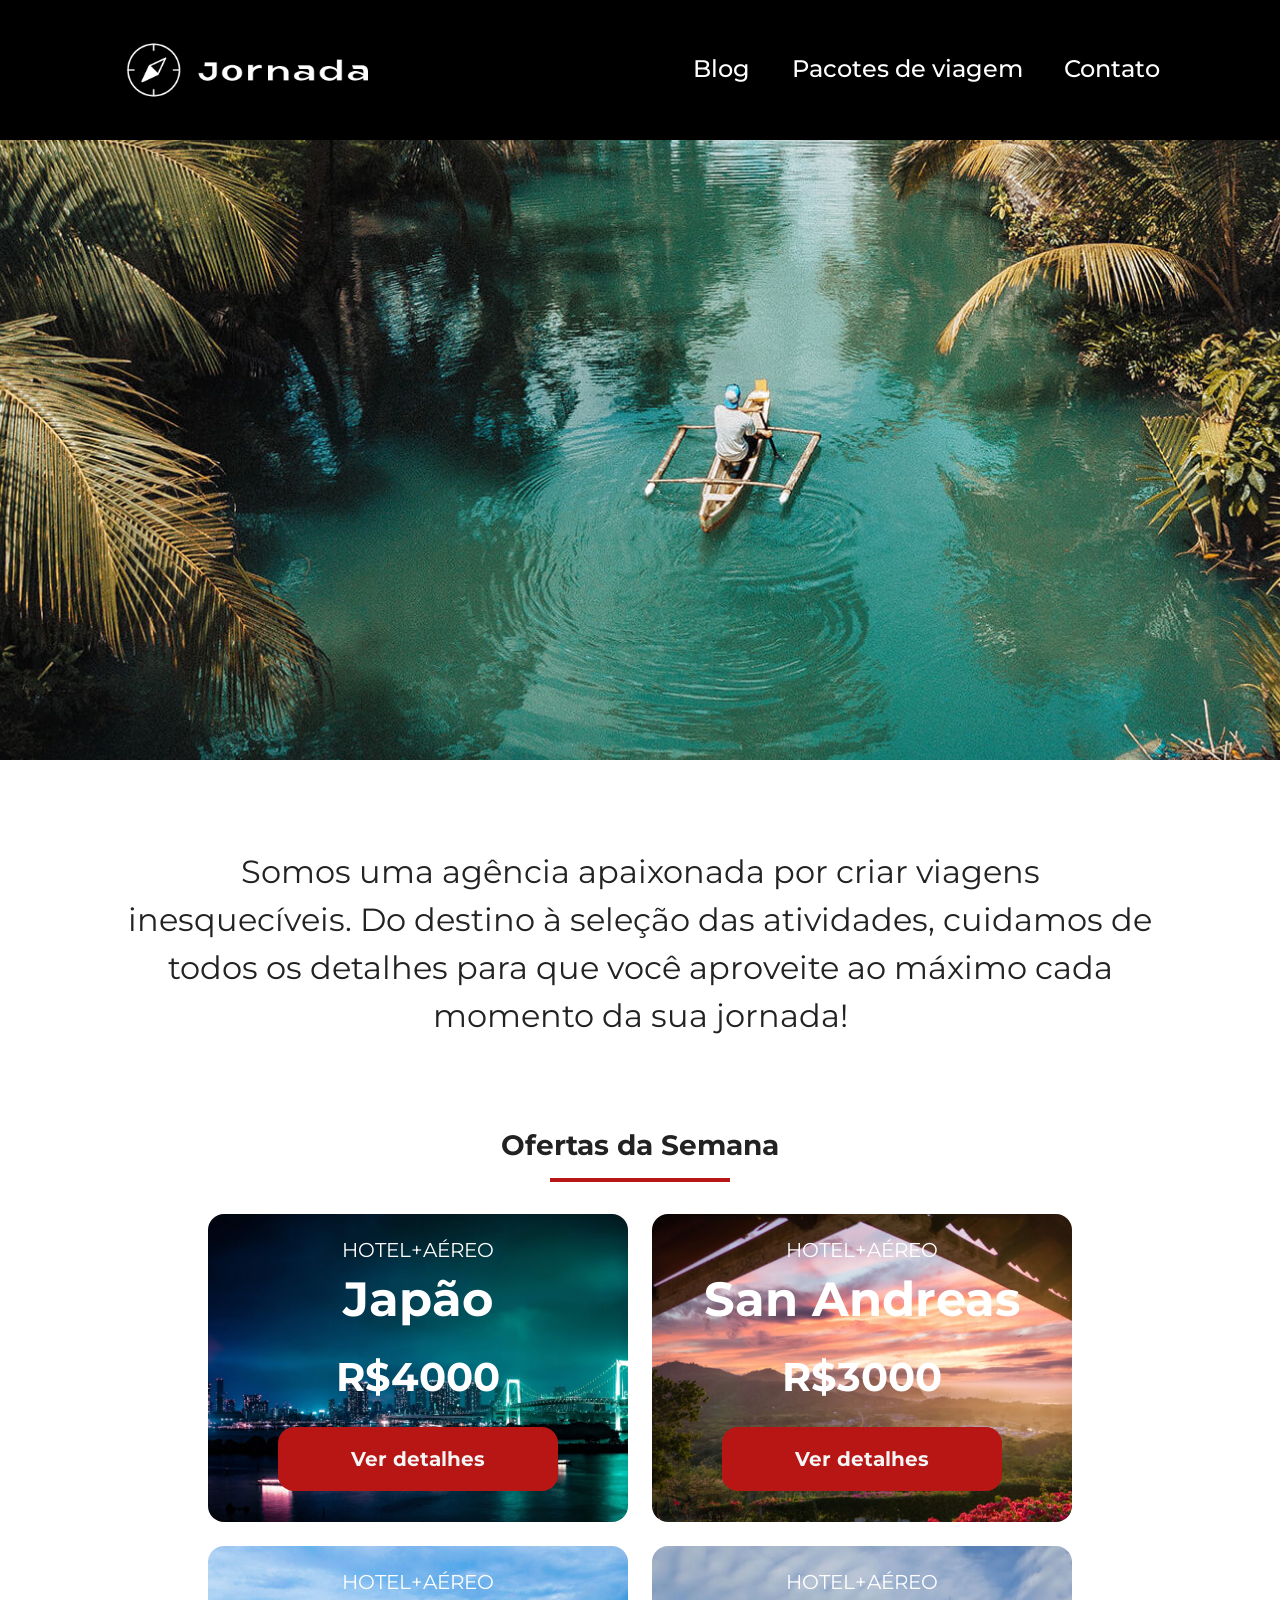
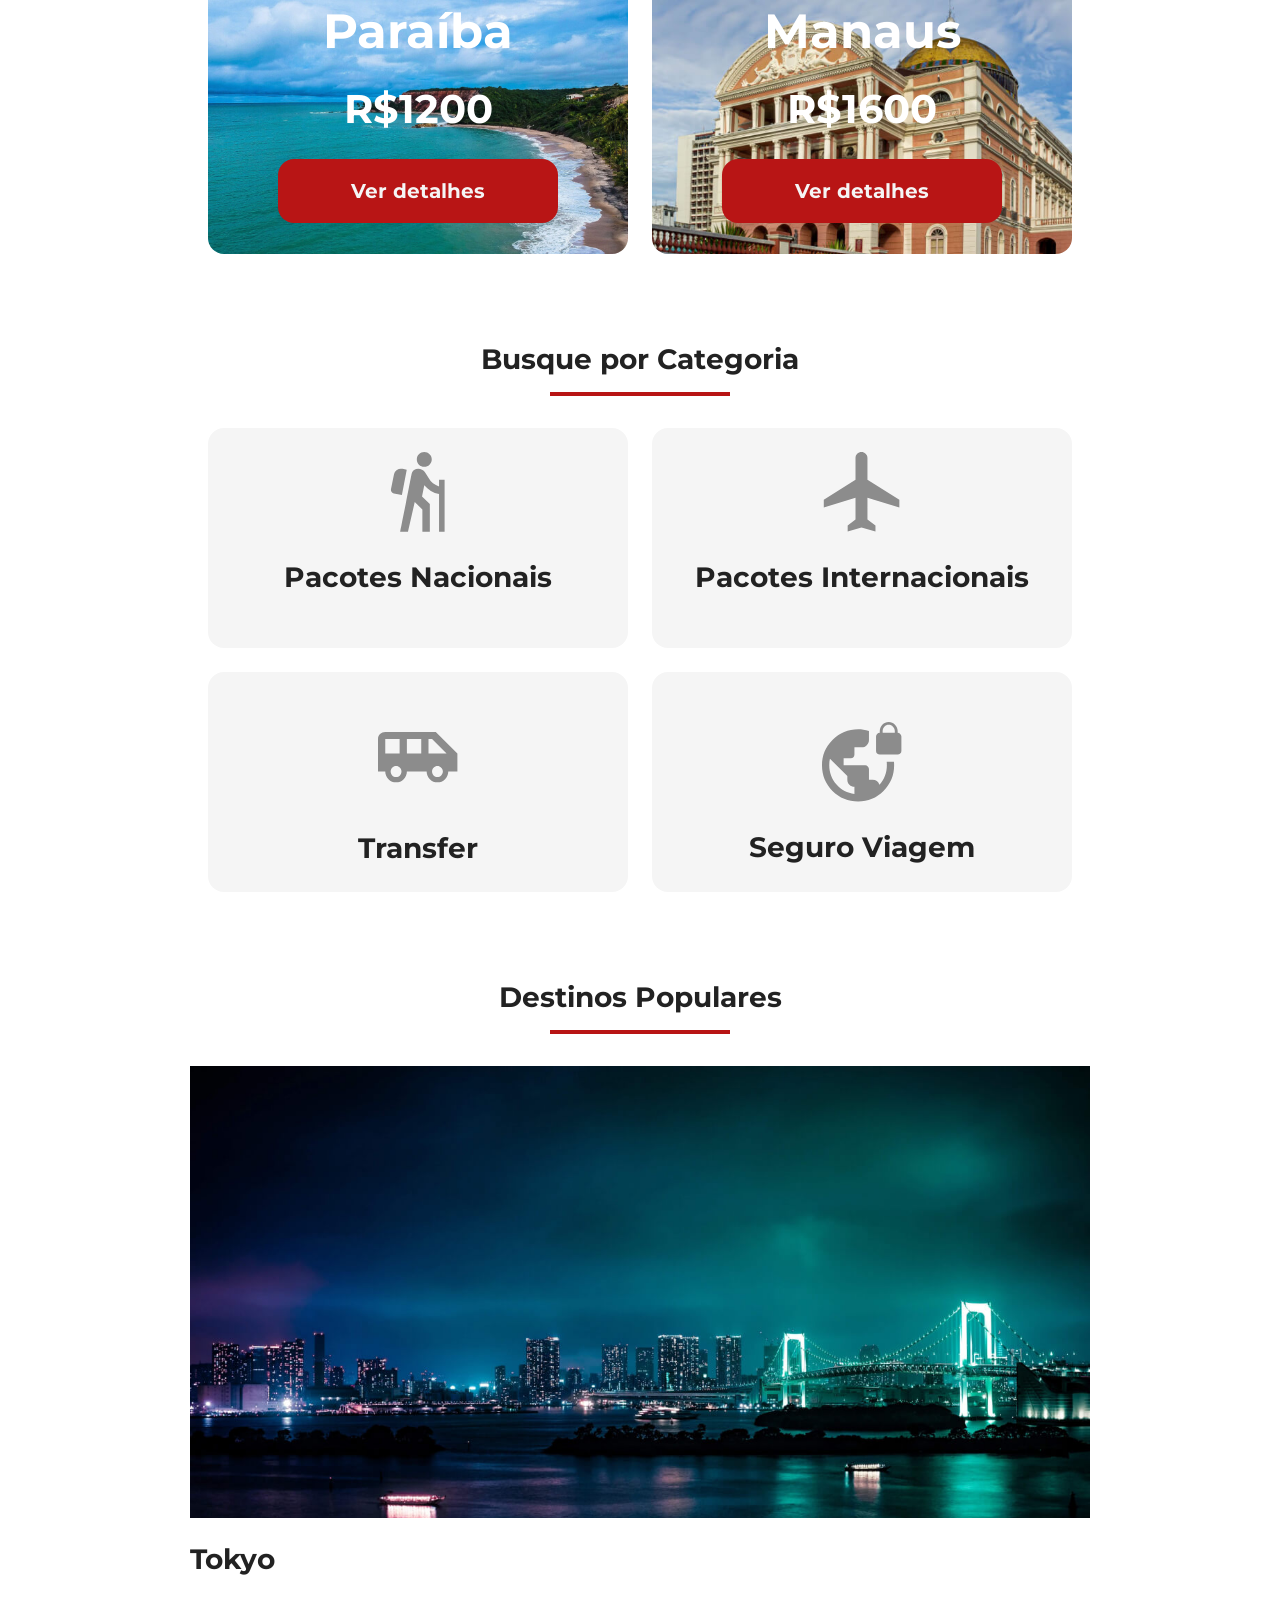
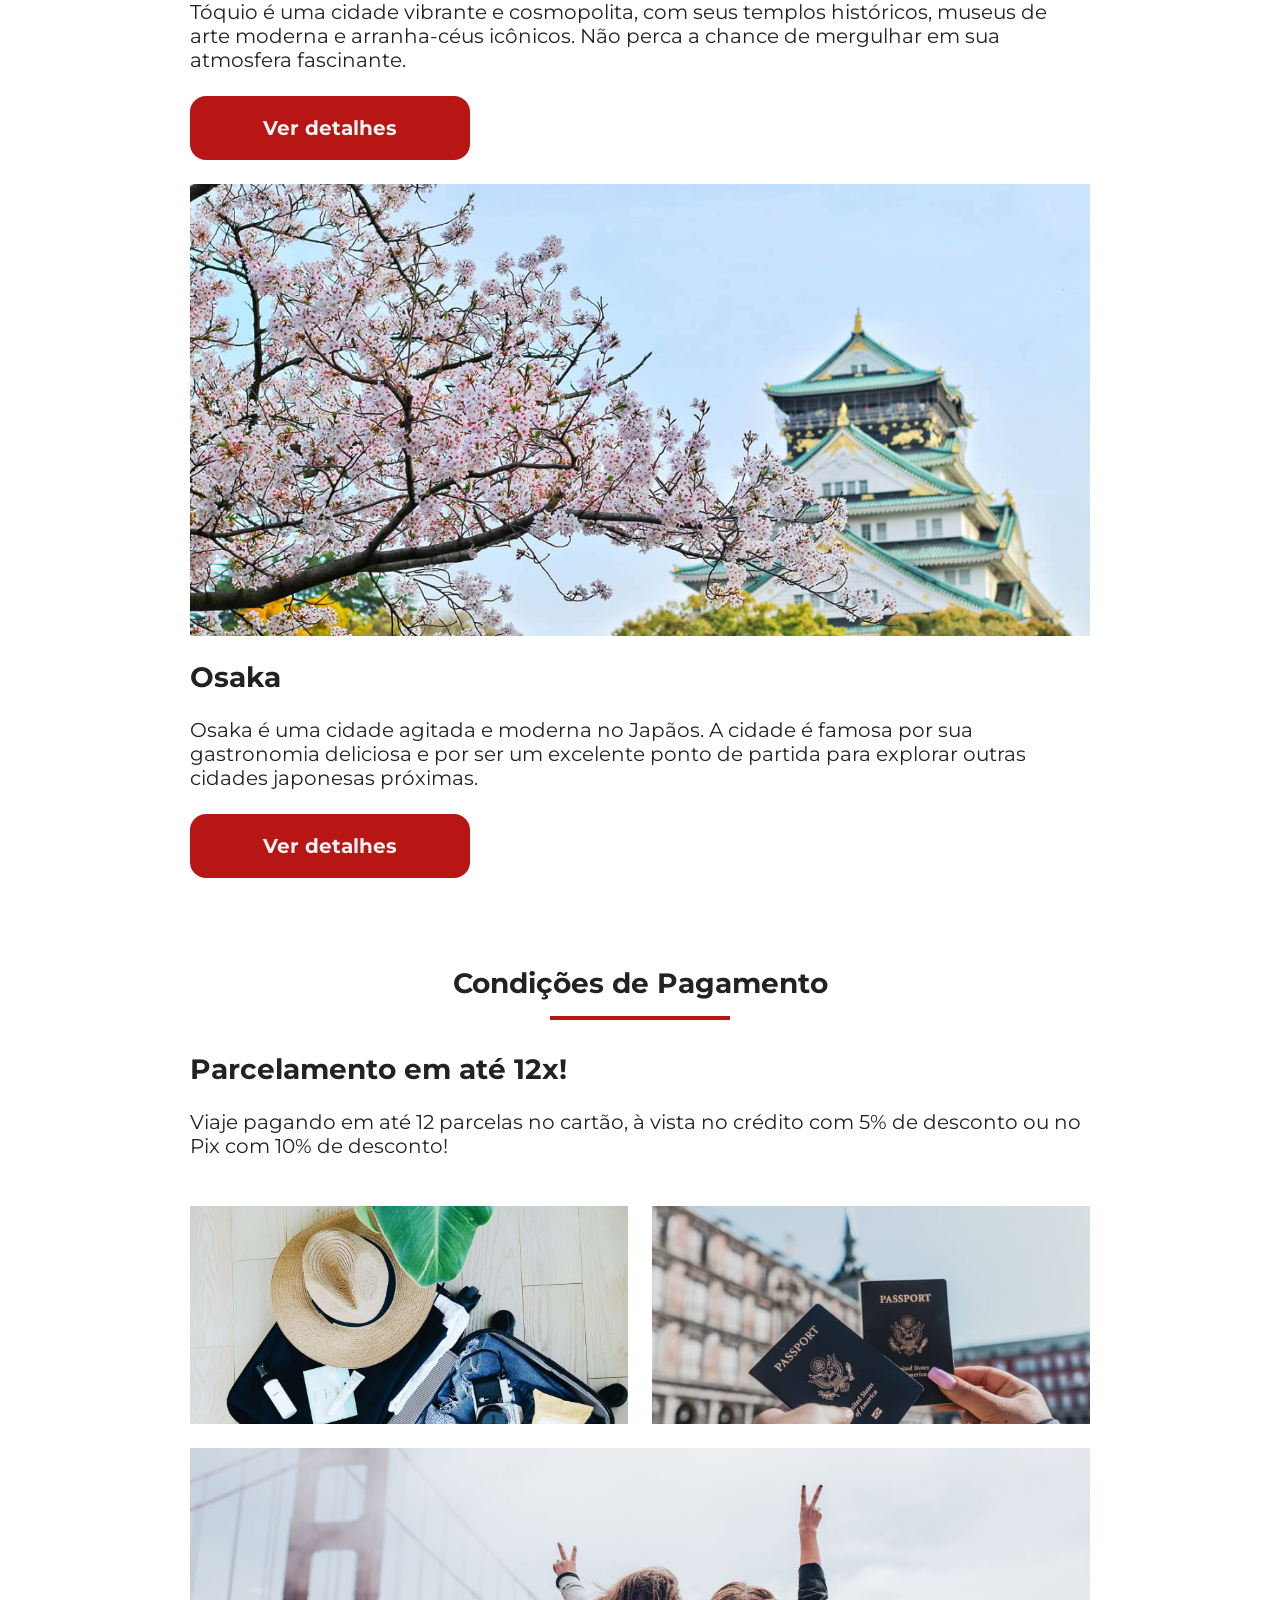
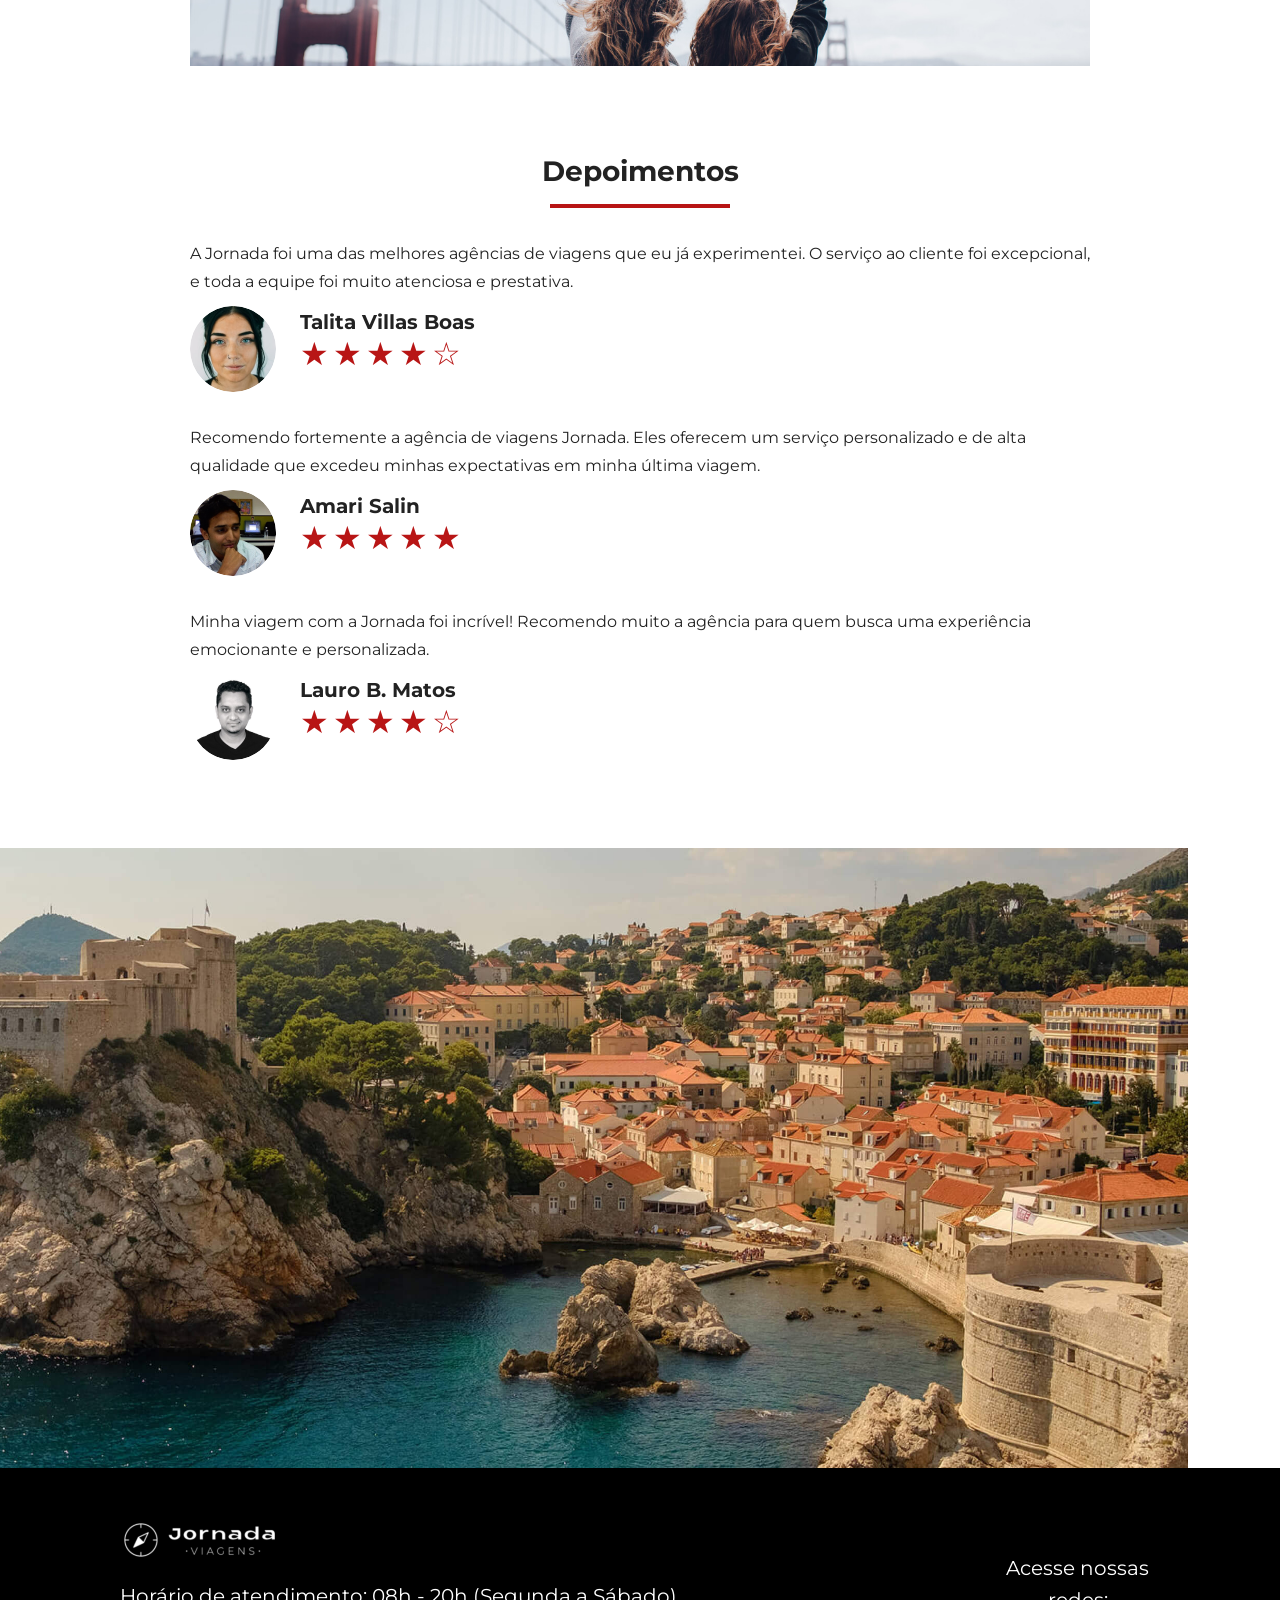
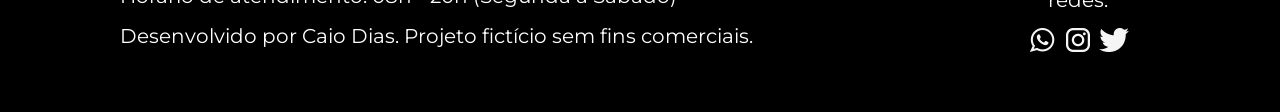
<file: index.html>
<!doctype html>
<html lang="pt-br">

<head>
  <meta charset="UTF-8" />
  <meta name="viewport" content="width=device-width, initial-scale=1.0" />
  <meta name="description" content="Jornada Viagens, uma agência apaixonada por criar viagens inesquecíveis">
  <meta name="og:title" content="Jornada Viagens">
  <meta name="og:description" content="Jornada Viagens, uma agência apaixonada por criar viagens inesquecíveis">
  <meta name="og:image" content="https://cdbr4zil.github.io/jornada-viagens/img/logo-jornada-tagline.png">
  <meta name="og:type" content="website">
  <meta name="og:url" content="https://cdbr4zil.github.io/jornada-viagens/">
  <link rel="icon" href="favicon.svg" type="xml/svg" />
  <link rel="stylesheet" href="css/style.css" />
  <title>Jornada Viagens</title>
</head>

<body>
  <header>
    <a class="logo" href="index.html" title="Voltar para a página inicial">
      <img class="img-mobile" src="img/bussola-branca-jornada.svg"
        alt="Bussola do logo Jornada Viagens na cor branca" />
      <img class="img-desktop" src="img/logo-branco-jornada-viagem.svg" alt="Logo Jornada Viagens na cor branca" />
    </a>
    <div class="navigation-menu">
      <label for="menu">
        <img src="img/menu.svg" alt="menu" />
      </label>
      <!--Esse input pode ser substituido depois por JS-->
      <input id="menu" type="checkbox" hidden />
      <nav>
        <ul class="list-link">
          <li>
            <a href="blog.html" title="Acessar Blog">Blog</a>
          </li>
          <li>
            <a href="pacotes.html" title="Acessar Pacotes de Viagem">Pacotes de viagem</a>
          </li>
          <li>
            <a href="contato.html" title="Acessar Contato">Contato</a>
          </li>
        </ul>
      </nav>
    </div>
  </header>
  <main>
    <section class="hero">
      <div class="img-hero"></div>
      <h2 class="h2-hero">
        Somos uma agência apaixonada por criar viagens inesquecíveis. Do destino
        à seleção das atividades, cuidamos de todos os detalhes para que você
        aproveite ao máximo cada momento da sua jornada!
      </h2>
    </section>
    <section class="offers">
      <div class="title-section">
        <h2>Ofertas da Semana</h2>
        <hr />
      </div>
      <div class="offers-cards">
        <article class="card japao">
          <header>
            <p>HOTEL+AÉREO</p>
            <h3>
              Japão <br />
              <span>R$4000</span>
            </h3>
          </header>
          <footer>
            <a href="#" class="button" target="_blank">Ver detalhes</a>
          </footer>
        </article>
        <article class="card san-andreas">
          <header>
            <p>HOTEL+AÉREO</p>
            <h3>
              San Andreas <br />
              <span>R$3000</span>
            </h3>
          </header>
          <footer>
            <a href="#" class="button" target="_blank">Ver detalhes</a>
          </footer>
        </article>
        <article class="card paraiba">
          <header>
            <p>HOTEL+AÉREO</p>
            <h3>
              Paraíba <br />
              <span>R$1200</span>
            </h3>
          </header>
          <footer>
            <a href="#" class="button" target="_blank">Ver detalhes</a>
          </footer>
        </article>
        <article class="card manaus">
          <header>
            <p>HOTEL+AÉREO</p>
            <h3>
              Manaus <br />
              <span>R$1600</span>
            </h3>
          </header>
          <footer>
            <a href="#" class="button" target="_blank">Ver detalhes</a>
          </footer>
        </article>
      </div>
    </section>
    <section class="category">
      <div class="title-section category">
        <h2>Busque por Categoria</h2>
        <hr />
      </div>
      <div class="category-cards">
        <a href="#" class="card" target="_blank" title="Busca pela categoria Pacotes Nacionais">
          <img src="img/icon-pacotes-nacionais.svg" alt="Icone cinza de uma pessoa fazendo trilha" />
          <h3 class="title-content">Pacotes Nacionais</h3>
        </a>
        <a href="#" class="card" target="_blank" title="Busca pela categoria Pacotes Internacionais">
          <img src="img/icon-pacotes-internacionais.svg" alt="Icone cinza de uma avião" />
          <h3 class="title-content">Pacotes Internacionais</h3>
        </a>
        <a href="#" class="card single-line transfer" target="_blank" title="Busca pela categoria Transfer">
          <img src="img/icon-transfer.svg" alt="Icone cinza de uma van" />
          <h3 class="title-content">Transfer</h3>
        </a>
        <a href="#" class="card single-line" target="_blank" title="Busca pela categoria Seguro Viagem">
          <img src="img/icon-seguro-viagem.svg"
            alt="Icone cinza de um globo com um cadeado na parte superior direita" />
          <h3 class="title-content">Seguro Viagem</h3>
        </a>
      </div>
    </section>
    <section class="destination">
      <div class="title-section">
        <h2>Destinos Populares</h2>
        <hr />
      </div>
      <div class="item-destination">
        <article class="item">
          <header>
            <div class="img-destination tokyo"></div>
            <h3 class="title-content">Tokyo</h3>
          </header>
          <p class="text-content">Tóquio é uma cidade vibrante e cosmopolita, com seus templos históricos, museus de
            arte
            moderna e arranha-céus icônicos. Não perca a chance de mergulhar em sua atmosfera fascinante.</p>
          <footer>
            <a href="#" class="button">Ver detalhes</a>
          </footer>
        </article>
        <article class="item">
          <header>
            <div class="img-destination osaka"></div>
            <h3 class="title-content">Osaka</h3>
          </header>
          <p class="text-content">Osaka é uma cidade agitada e moderna no Japãos. A cidade é famosa por sua gastronomia
            deliciosa e por ser um excelente ponto de partida para explorar outras cidades japonesas próximas.</p>
          <footer>
            <a href="#" class="button">Ver detalhes</a>
          </footer>
        </article>
      </div>

      </div>
    </section>
    <section class="payments">
      <div class="title-section">
        <h2>Condições de Pagamento</h2>
        <hr />
      </div>
      <div class="content-container">
        <div class="text-container">
          <h3 class="title-content">Parcelamento em até 12x!</h3>
          <p class="text-content">Viaje pagando em até 12 parcelas no cartão, à vista no crédito com 5% de desconto ou
            no
            Pix com 10% de desconto! </p>
        </div>
        <div class="img-gallery">
          <div class="img first"></div>
          <div class="img second"></div>
          <div class="img thirdy colspan-2"></div>
        </div>
      </div>
    </section>
    <section class="testimonials">
      <div class="title-section">
        <h2>Depoimentos</h2>
        <hr />
      </div>
      <div class="testimonials-container">
        <article>
          <header>
            <p>A Jornada foi uma das melhores agências de viagens que eu já experimentei. O serviço ao cliente foi
              excepcional, e toda a equipe foi muito atenciosa e prestativa.</p>
          </header>
          <footer>
            <img src="img/img-profile-1.svg" alt="imagem de perfil de cliente 1">
            <div class="profile-content">
              <h3>Talita Villas Boas</h3>
              <div class="rating">
                <span class="star">★</span>
                <span class="star">★</span>
                <span class="star">★</span>
                <span class="star">★</span>
                <span class="star">☆</span>
              </div>
            </div>
          </footer>
        </article>
        <article>
          <header>
            <p>Recomendo fortemente a agência de viagens Jornada. Eles oferecem um serviço personalizado e de alta
              qualidade que excedeu minhas expectativas em minha última viagem.</p>
          </header>
          <footer>
            <img src="img/img-profile-2.svg" alt="imagem de perfil de cliente 2">
            <div class="profile-content">
              <h3>Amari Salin</h3>
              <div class="rating">
                <span class="star">★</span>
                <span class="star">★</span>
                <span class="star">★</span>
                <span class="star">★</span>
                <span class="star">★</span>
              </div>
            </div>
          </footer>
        </article>
        <article>
          <header>
            <p>Minha viagem com a Jornada foi incrível! Recomendo muito a agência para quem busca uma experiência
              emocionante e personalizada.</p>
          </header>
          <footer>
            <img src="img/img-profile-3.svg" alt="imagem de perfil de cliente 3">
            <div class="profile-content">
              <h3>Lauro B. Matos</h3>
              <div class="rating">
                <span class="star">★</span>
                <span class="star">★</span>
                <span class="star">★</span>
                <span class="star">★</span>
                <span class="star">☆</span>
              </div>
            </div>
          </footer>
        </article>
      </div>
    </section>
  </main>
  <section class="footer-hero">
      <div class="img-footer"></div>
    </section>
  <footer class="main-footer">
    <div class="footer-content">
      <img src="img/logo-jornada-tagline.png" alt="Logo Jonada Viagens com tagline">
      <p>Horário de atendimento: 08h - 20h (Segunda a Sábado)</p>
      <p>Desenvolvido por Caio Dias. Projeto fictício sem fins comerciais.</p>
    </div>
    <div class="social-media">
      <p>Acesse nossas redes:</p>
      <a href="#" target="_blank" title="Whatsapp da Jornada Viagens">
        <img src="img/logo-whatsapp.png" alt="Icone Whatsapp">
      </a>
      <a href="#" target="_blank" title="Instagram da Jornada Viagens">
        <img src="img/logo-instagram.png" alt="Icone Instagram">
      </a>
      <a href="#" target="_blank" title="Twitter da Jornada Viagens">
        <img src="img/logo-twitter-antigo.png" alt="Icone Twitter Antigo">
      </a>
    </div>
    </div>

  </footer>
</body>

</html>
</file>
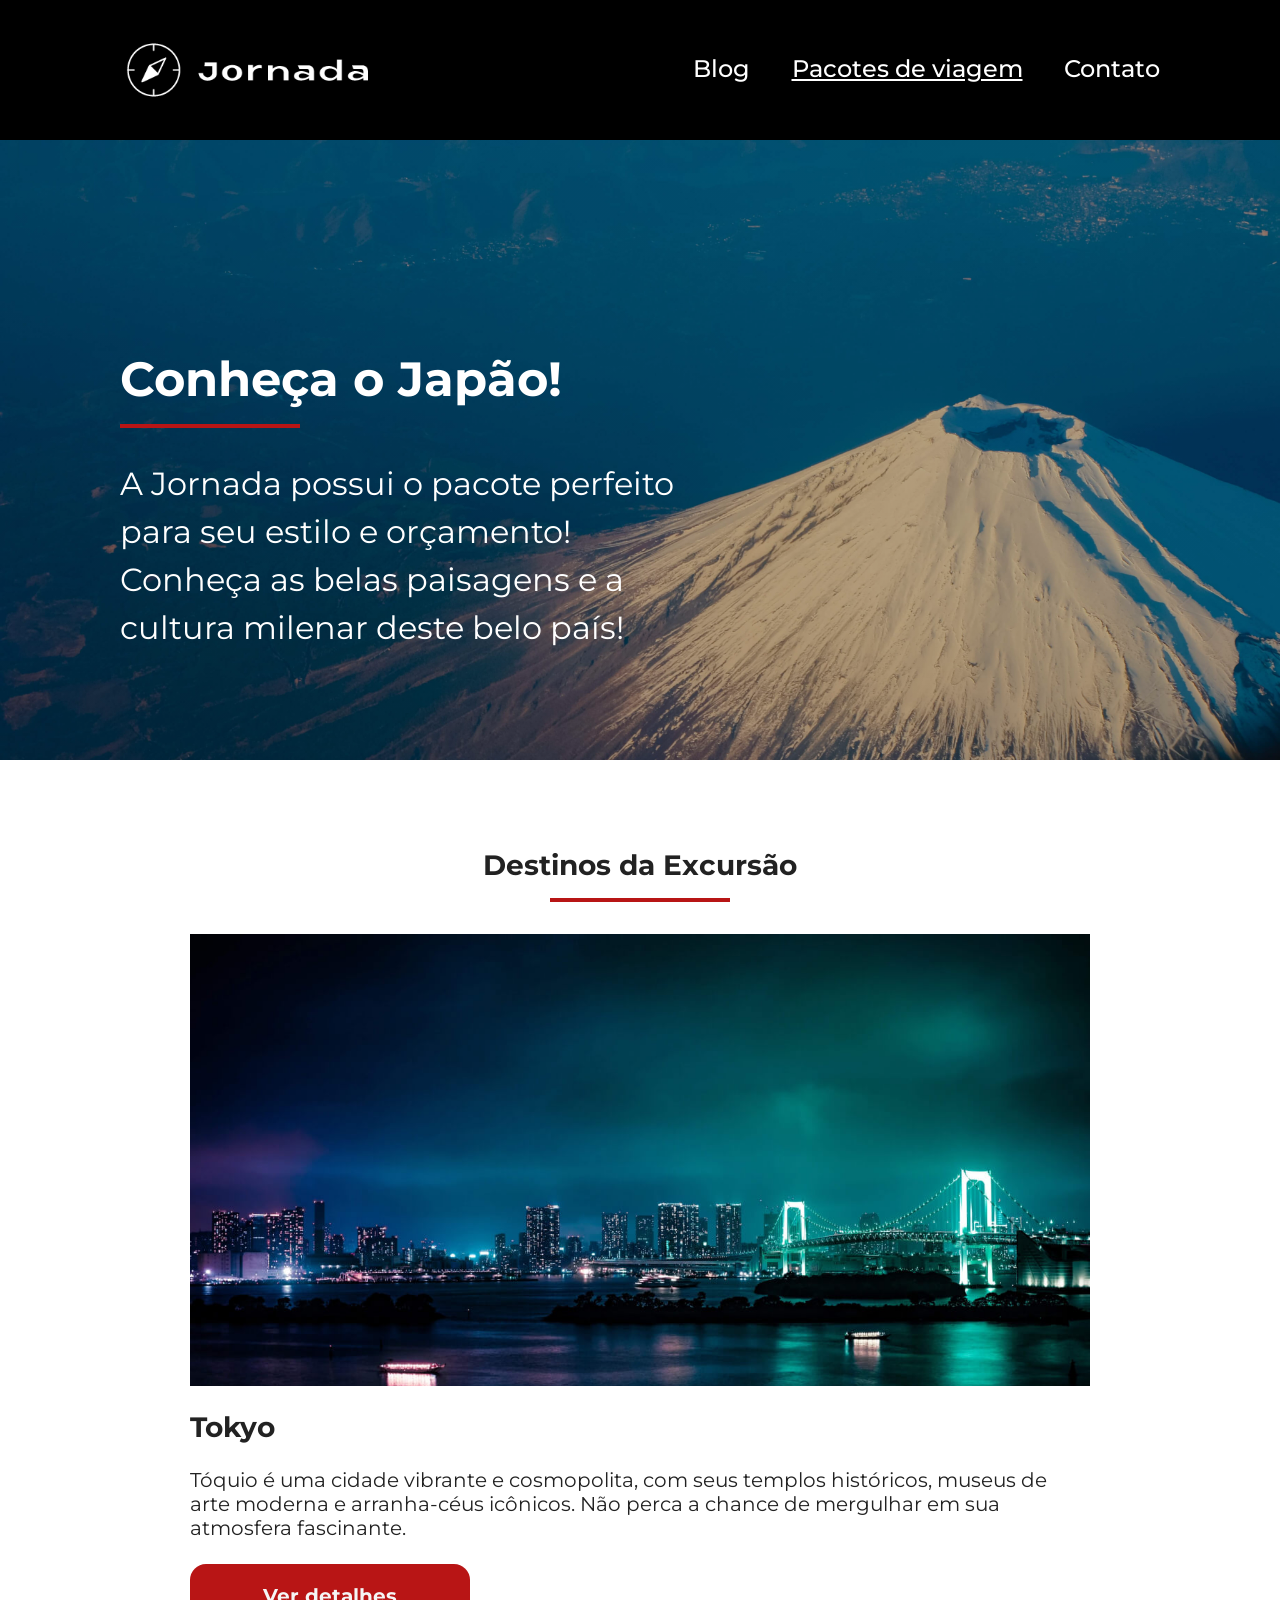
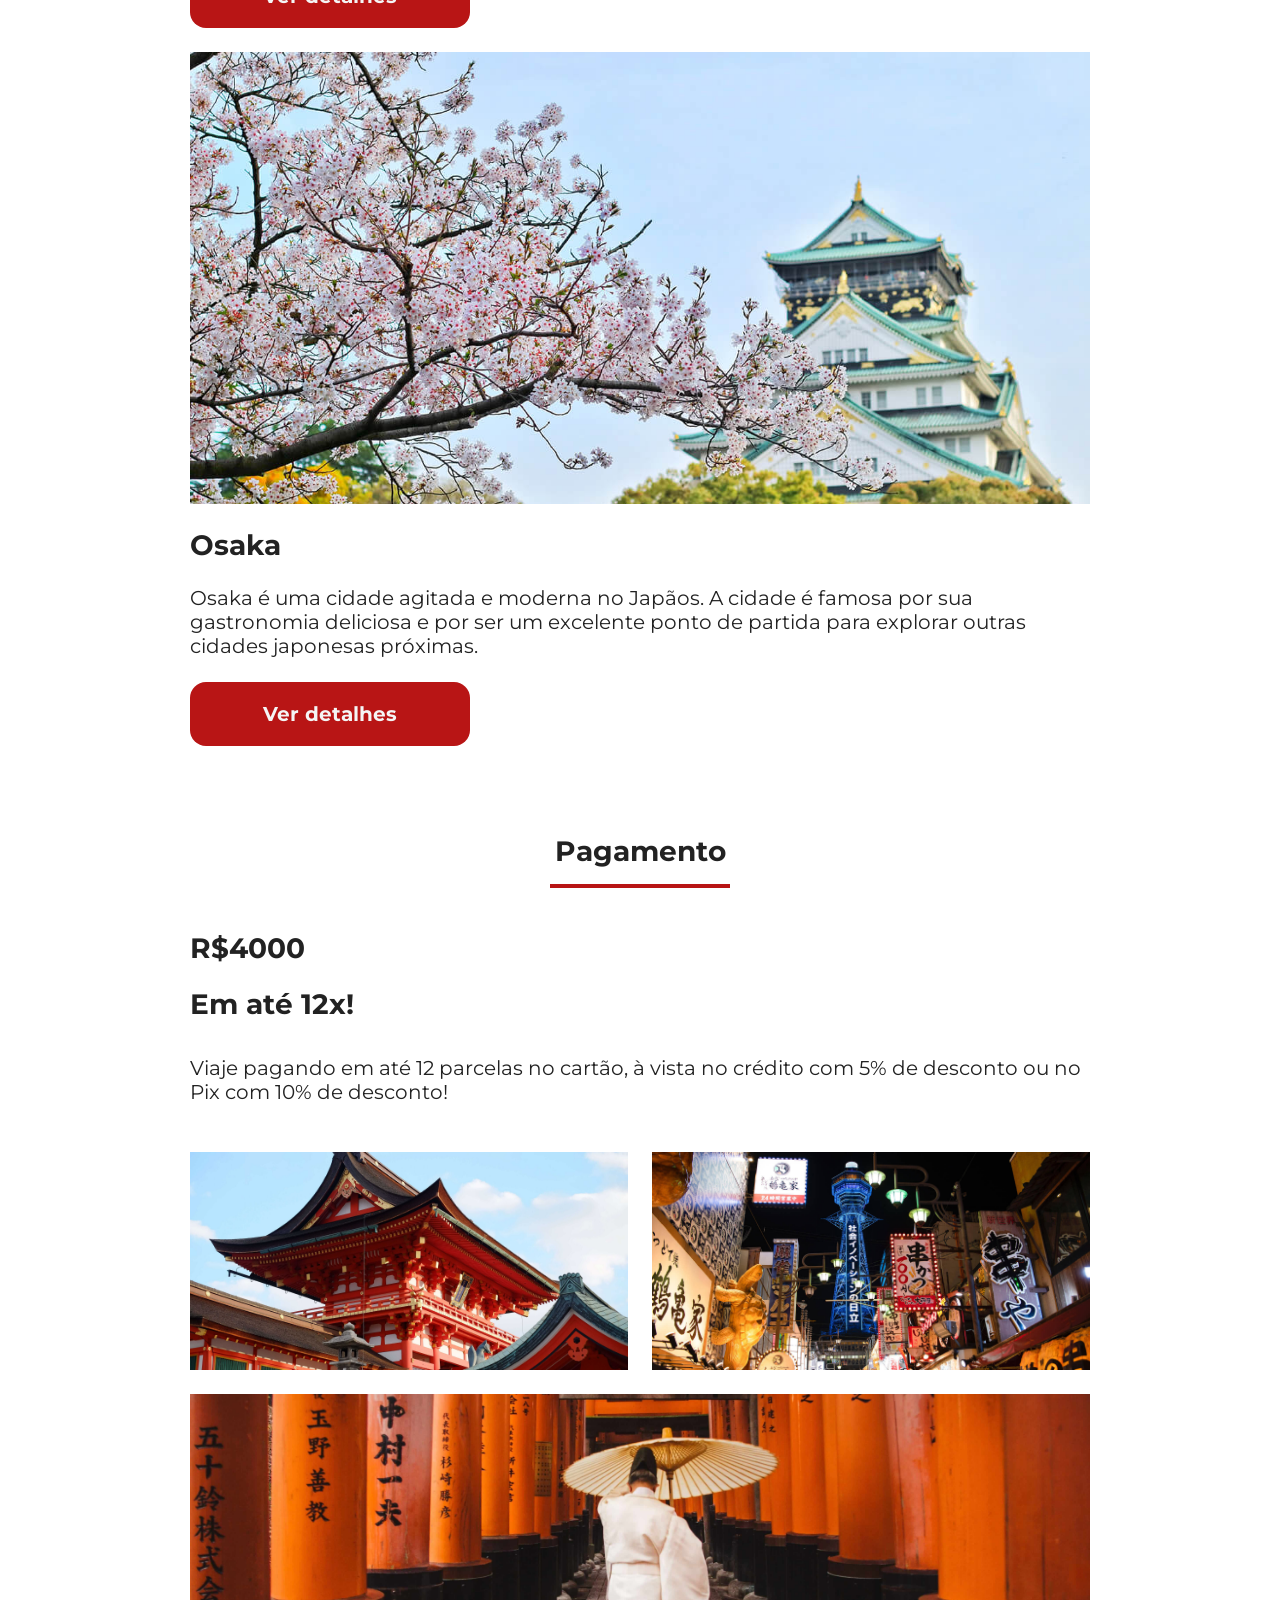
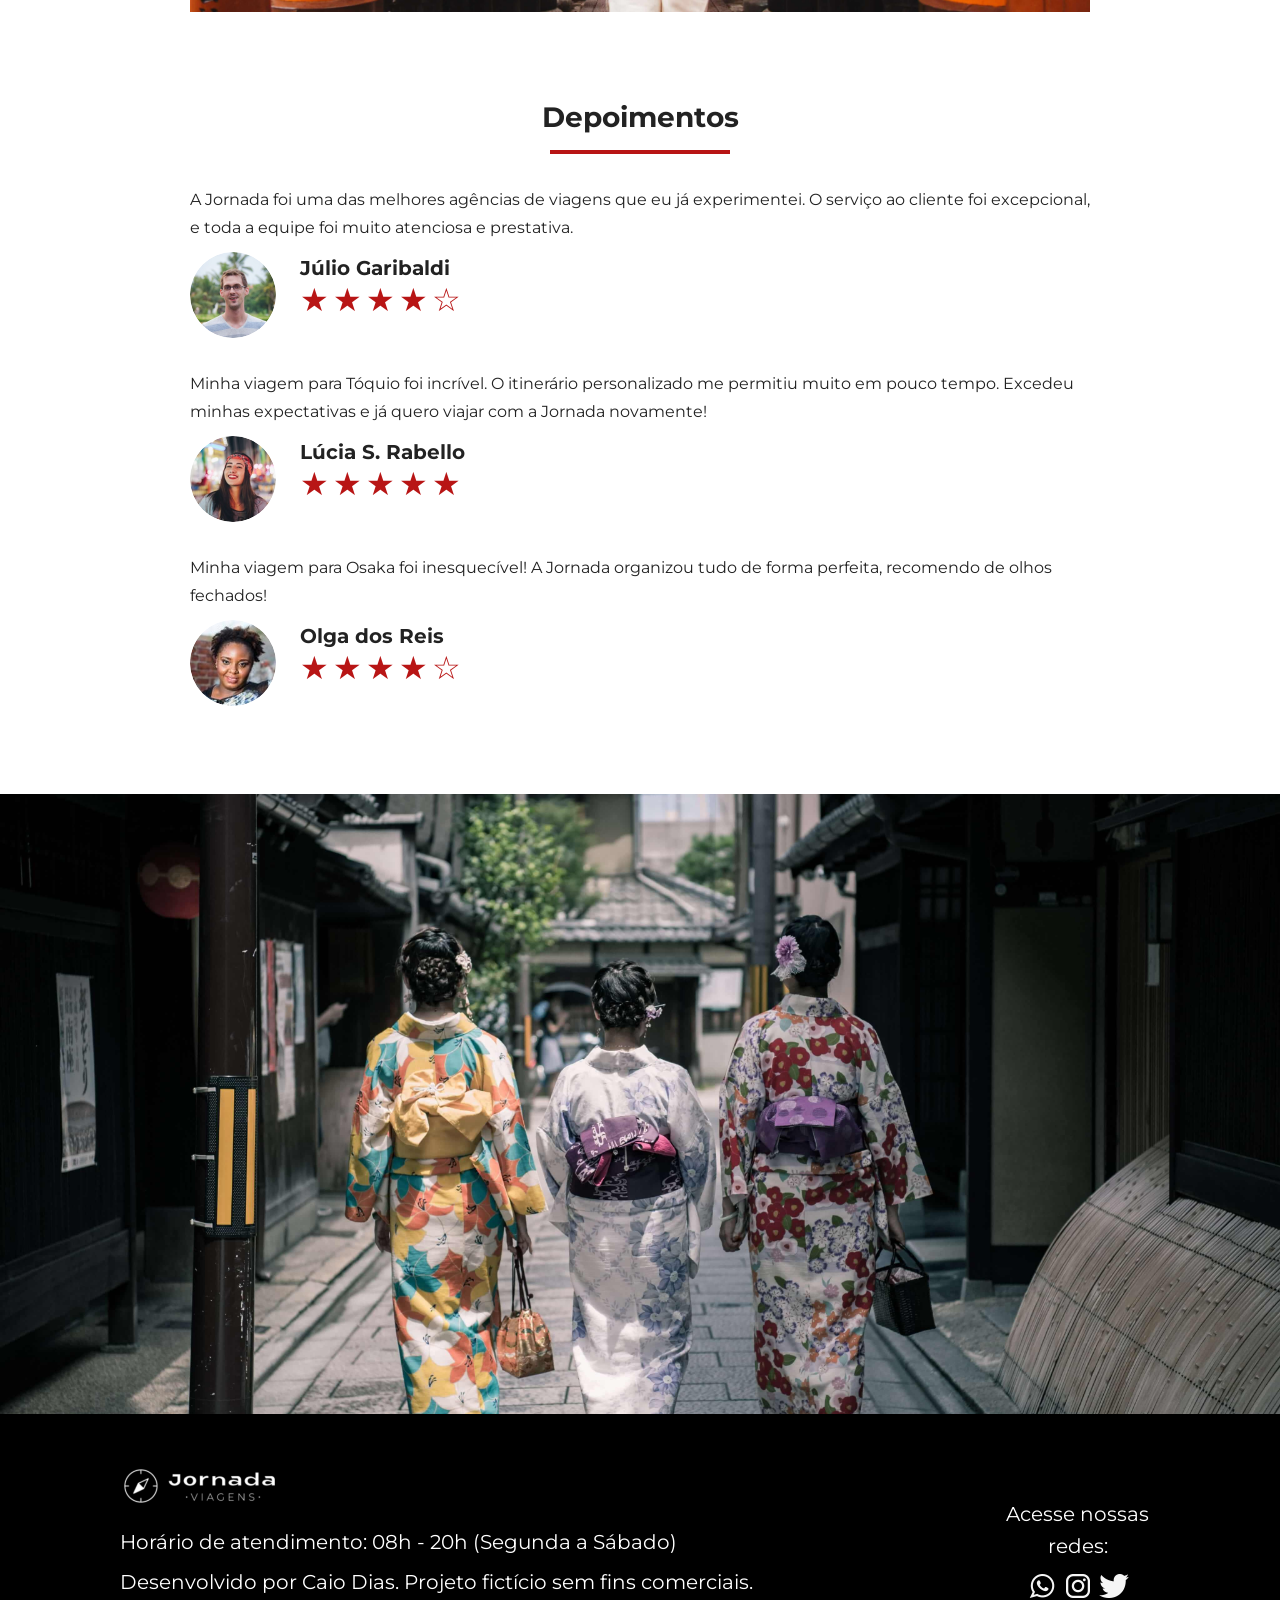
<file: pacotes.html>
<!doctype html>
<html lang="pt-br">

<head>
    <meta charset="UTF-8" />
    <meta name="viewport" content="width=device-width, initial-scale=1.0" />
    <meta name="description" content="Jornada Viagens, uma agência apaixonada por criar viagens inesquecíveis">
    <meta name="og:title" content="Jornada Viagens">
    <meta name="og:description" content="Jornada Viagens, uma agência apaixonada por criar viagens inesquecíveis">
    <meta name="og:image" content="https://cdbr4zil.github.io/jornada-viagens/img/logo-jornada-tagline.png">
    <meta name="og:type" content="website">
    <meta name="og:url" content="https://cdbr4zil.github.io/jornada-viagens/">
    <link rel="icon" href="favicon.svg" type="xml/svg" />
    <link rel="stylesheet" href="css/style.css" />
    <title>Jornada Viagens</title>
</head>

<body>
    <header>
        <a class="logo" href="index.html" title="Voltar para a página inicial">
            <img class="img-mobile" src="img/bussola-branca-jornada.svg"
                alt="Bussola do logo Jornada Viagens na cor branca" />
            <img class="img-desktop" src="img/logo-branco-jornada-viagem.svg"
                alt="Logo Jornada Viagens na cor branca" />
        </a>
        <div class="navigation-menu">
            <label for="menu">
                <img src="img/menu.svg" alt="menu" />
            </label>
            <!--Esse input pode ser substituido depois por JS-->
            <input id="menu" type="checkbox" hidden />
            <nav>
                <ul class="list-link">
                    <li>
                        <a href="blog.html" target="_blank" title="Acessar Blog">Blog</a>
                    </li>
                    <li>
                        <a class="active" href="pacotes.html" target="_blank" title="Acessar Pacotes de Viagem">Pacotes
                            de viagem</a>
                    </li>
                    <li>
                        <a href="contato.html" target="_blank" title="Acessar Contato">Contato</a>
                    </li>
                </ul>
            </nav>
        </div>
    </header>
    <main>
        <section class="hero pacotes">
            <div class="img-hero">
                <div class="title-section">
                    <h1>Conheça o Japão!</h1>
                    <hr />
                </div>
                <h2 class="h2-hero">
                    A Jornada possui o pacote perfeito para seu estilo e orçamento! Conheça as belas paisagens e a
                    cultura
                    milenar deste belo país!
                </h2>
            </div>
        </section>
        <section class="destination">
            <div class="title-section">
                <h2>Destinos da Excursão</h2>
                <hr />
            </div>
            <div class="item-destination">
                <article class="item">
                    <header>
                        <div class="img-destination tokyo"></div>
                        <h3 class="title-content">Tokyo</h3>
                    </header>
                    <p class="text-content">Tóquio é uma cidade vibrante e cosmopolita, com seus templos históricos,
                        museus
                        de
                        arte
                        moderna e arranha-céus icônicos. Não perca a chance de mergulhar em sua atmosfera fascinante.
                    </p>
                    <footer>
                        <a href="#" class="button">Ver detalhes</a>
                    </footer>
                </article>
                <article class="item">
                    <header>
                        <div class="img-destination osaka"></div>
                        <h3 class="title-content">Osaka</h3>
                    </header>
                    <p class="text-content">Osaka é uma cidade agitada e moderna no Japãos. A cidade é famosa por sua
                        gastronomia
                        deliciosa e por ser um excelente ponto de partida para explorar outras cidades japonesas
                        próximas.
                    </p>
                    <footer>
                        <a href="#" class="button">Ver detalhes</a>
                    </footer>
                </article>
            </div>

            </div>
        </section>
        <section class="payments">
            <div class="title-section">
                <h2>Pagamento</h2>
                <hr />
            </div>
            <div class="content-container">
                <div class="text-container">
                    <h3 class="title-content pacotes">R$4000 Em até 12x!</h3>
                    <p class="text-content">Viaje pagando em até 12 parcelas no cartão, à vista no crédito com 5% de
                        desconto ou
                        no
                        Pix com 10% de desconto! </p>
                </div>
                <div class="img-gallery">
                    <div class="img first pacotes"></div>
                    <div class="img second pacotes"></div>
                    <div class="img thirdy colspan-2 pacotes"></div>
                </div>
            </div>
        </section>
        <section class="testimonials">
            <div class="title-section">
                <h2>Depoimentos</h2>
                <hr />
            </div>
            <div class="testimonials-container">
                <article>
                    <header>
                        <p>A Jornada foi uma das melhores agências de viagens que eu já experimentei. O serviço ao
                            cliente foi
                            excepcional, e toda a equipe foi muito atenciosa e prestativa.</p>
                    </header>
                    <footer>
                        <img src="img/img-profile-1-pacotes.svg" alt="imagem de perfil de cliente 1">
                        <div class="profile-content">
                            <h3>Júlio Garibaldi</h3>
                            <div class="rating">
                                <span class="star">★</span>
                                <span class="star">★</span>
                                <span class="star">★</span>
                                <span class="star">★</span>
                                <span class="star">☆</span>
                            </div>
                        </div>
                    </footer>
                </article>
                <article>
                    <header>
                        <p>Minha viagem para Tóquio foi incrível. O itinerário personalizado me permitiu muito em pouco
                            tempo. Excedeu minhas expectativas e já quero viajar com a Jornada novamente!</p>
                    </header>
                    <footer>
                        <img src="img/img-profile-2-pacotes.svg" alt="imagem de perfil de cliente 2">
                        <div class="profile-content">
                            <h3>Lúcia S. Rabello</h3>
                            <div class="rating">
                                <span class="star">★</span>
                                <span class="star">★</span>
                                <span class="star">★</span>
                                <span class="star">★</span>
                                <span class="star">★</span>
                            </div>
                        </div>
                    </footer>
                </article>
                <article>
                    <header>
                        <p>Minha viagem para Osaka foi inesquecível! A Jornada organizou tudo de forma perfeita,
                            recomendo de olhos fechados!</p>
                    </header>
                    <footer>
                        <img src="img/img-profile-3-pacotes.svg" alt="imagem de perfil de cliente 3">
                        <div class="profile-content">
                            <h3>Olga dos Reis</h3>
                            <div class="rating">
                                <span class="star">★</span>
                                <span class="star">★</span>
                                <span class="star">★</span>
                                <span class="star">★</span>
                                <span class="star">☆</span>
                            </div>
                        </div>
                    </footer>
                </article>
            </div>
        </section>
    </main>
    <section class="footer-hero">
      <div class="img-footer pacotes"></div>
    </section>
    <footer class="main-footer">
    <div class="footer-content">
      <img src="img/logo-jornada-tagline.png" alt="Logo Jonada Viagens com tagline">
      <p>Horário de atendimento: 08h - 20h (Segunda a Sábado)</p>
      <p>Desenvolvido por Caio Dias. Projeto fictício sem fins comerciais.</p>
    </div>
    <div class="social-media">
      <p>Acesse nossas redes:</p>
      <a href="#" target="_blank" title="Whatsapp da Jornada Viagens">
        <img src="img/logo-whatsapp.png" alt="Icone Whatsapp">
      </a>
      <a href="#" target="_blank" title="Instagram da Jornada Viagens">
        <img src="img/logo-instagram.png" alt="Icone Instagram">
      </a>
      <a href="#" target="_blank" title="Twitter da Jornada Viagens">
        <img src="img/logo-twitter-antigo.png" alt="Icone Twitter Antigo">
      </a>
    </div>
    </div>

  </footer>
</body>

</html>
</file>
<file: css/style.css>
@import url(global.css);
@import url(header.css);
@import url(hero.css);
@import url(offers.css);
@import url(category.css);
@import url(destionation.css);
@import url(payments.css);
@import url(testimonials.css);
@import url(footer.css);
</file>
